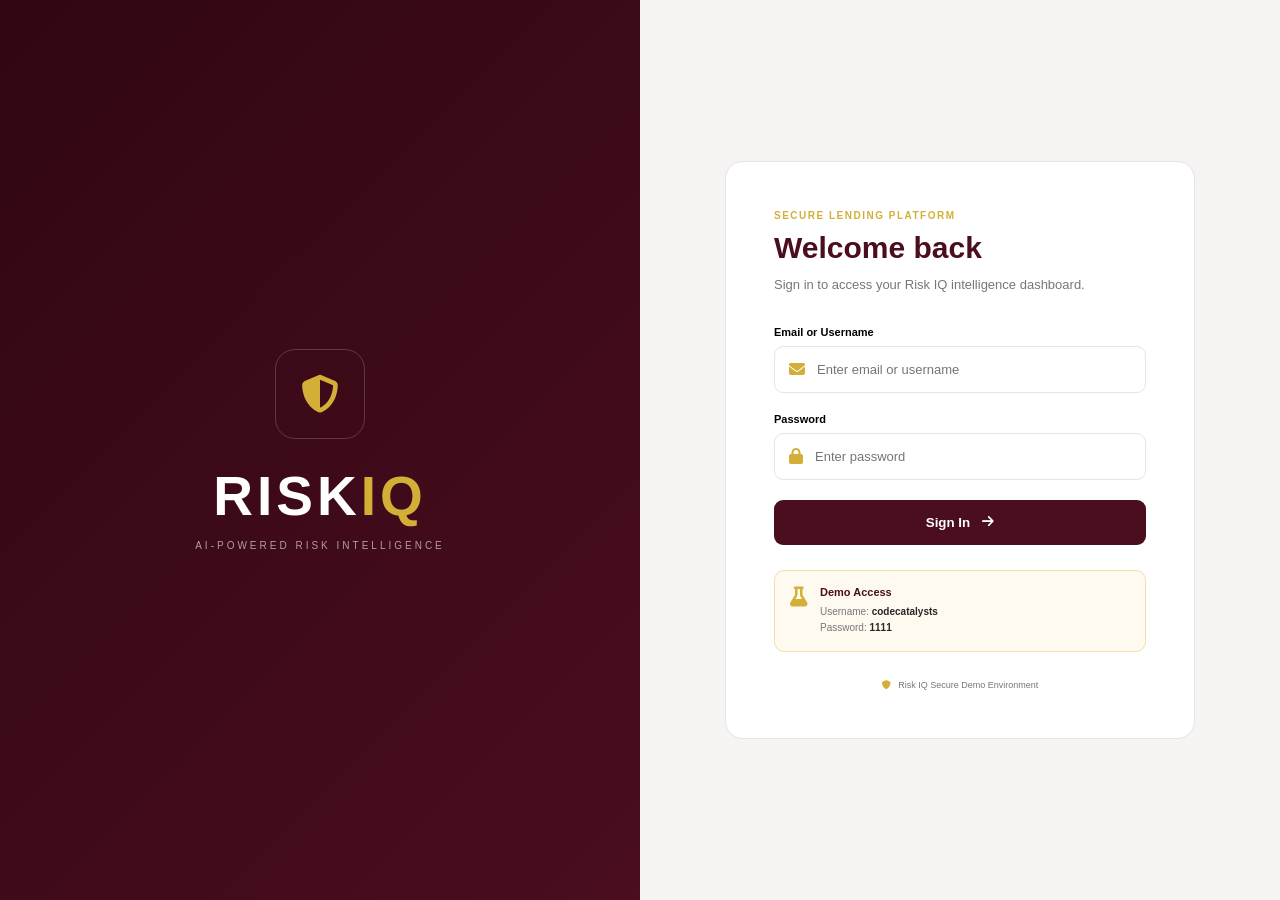
<file: index.html>
<!DOCTYPE html>
<html lang="en">
<head>
    <meta charset="UTF-8">
    <meta name="viewport" content="width=device-width, initial-scale=1.0">

    <title>RiskIQ | Dashboard</title>

    <link rel="stylesheet" href="dashboard.css">

    <link rel="stylesheet"
        href="https://cdnjs.cloudflare.com/ajax/libs/font-awesome/6.7.2/css/all.min.css">
</head>

<body>

<div class="app">

    <aside class="sidebar">

        <div class="brand">
            <div class="brand-icon">
                <i class="fa-solid fa-shield-halved"></i>
            </div>

            <div>
                <h1>RISK<span>IQ</span></h1>
                <p>AI RISK INTELLIGENCE</p>
            </div>
        </div>

        <nav>

            <a href="index.html" class="nav-item active">
                <i class="fa-solid fa-chart-pie"></i>
                <span>Dashboard</span>
            </a>

            <a href="loan-applications.html" class="nav-item">
                <i class="fa-solid fa-file-lines"></i>
                <span>Loan Applications</span>
            </a>

            <a href="risk-assessment.html" class="nav-item">
                <i class="fa-solid fa-shield-halved"></i>
                <span>Risk Assessment</span>
            </a>

            <a href="risk-rules.html" class="nav-item">
                <i class="fa-solid fa-sliders"></i>
                <span>Risk Rules</span>
            </a>

            <a href="monitoring.html" class="nav-item">
                <i class="fa-solid fa-tower-broadcast"></i>
                <span>Monitoring</span>
            </a>

        </nav>

        <button class="logout-btn" onclick="RiskIQStorage.logout()">
            <i class="fa-solid fa-right-from-bracket"></i>
            Logout
        </button>

    </aside>


    <main>

        <header>
            <div>
                <p class="eyebrow">RISK INTELLIGENCE PLATFORM</p>
                <h2>Dashboard Overview</h2>
            </div>

            <div class="user-info">
                <div class="avatar">CC</div>
                <div>
                    <strong>CodeCatalysts</strong>
                    <small>Demo Administrator</small>
                </div>
            </div>
        </header>


        <section class="content">

            <div class="welcome">
                <div>
                    <h1>Smarter lending starts with better decisions.</h1>
                    <p>
                        Monitor applications, assess borrower risk and identify
                        potential repayment problems early.
                    </p>
                </div>

                <a href="risk-assessment.html" class="primary-btn">
                    New Assessment
                    <i class="fa-solid fa-arrow-right"></i>
                </a>
            </div>


            <div class="kpi-grid">

                <div class="kpi-card">
                    <div class="kpi-icon">
                        <i class="fa-solid fa-file-lines"></i>
                    </div>
                    <p>Total Applications</p>
                    <h2 id="totalApplications">0</h2>
                </div>

                <div class="kpi-card">
                    <div class="kpi-icon green">
                        <i class="fa-solid fa-circle-check"></i>
                    </div>
                    <p>Approved</p>
                    <h2 id="approvedApplications">0</h2>
                </div>

                <div class="kpi-card">
                    <div class="kpi-icon red">
                        <i class="fa-solid fa-circle-xmark"></i>
                    </div>
                    <p>Declined</p>
                    <h2 id="declinedApplications">0</h2>
                </div>

                <div class="kpi-card">
                    <div class="kpi-icon gold">
                        <i class="fa-solid fa-triangle-exclamation"></i>
                    </div>
                    <p>High Risk</p>
                    <h2 id="highRiskApplications">0</h2>
                </div>

            </div>


            <div class="dashboard-grid">

                <div class="panel">

                    <div class="panel-header">
                        <div>
                            <h3>Recent Assessments</h3>
                            <p>Latest borrower risk assessments</p>
                        </div>

                        <a href="loan-applications.html">
                            View All
                        </a>
                    </div>

                    <div id="recentApplications" class="application-list">
                        <p class="empty">No assessments yet.</p>
                    </div>

                </div>


                <div class="panel intelligence">

                    <div class="intel-icon">
                        <i class="fa-solid fa-brain"></i>
                    </div>

                    <p class="eyebrow">RISK IQ ENGINE</p>

                    <h3>Explainable Risk Intelligence</h3>

                    <p>
                        RiskIQ evaluates affordability, debt behaviour,
                        repayment history, income stability and your
                        organisation's custom risk rules.
                    </p>

                    <a href="risk-rules.html">
                        Manage Risk Rules
                        <i class="fa-solid fa-arrow-right"></i>
                    </a>

                </div>

            </div>

        </section>

    </main>

</div>

<script src="storage.js"></script>
<script src="dashboard.js"></script>

</body>
</html>
</file>
<file: dashboard.css>
:root {
    --burgundy: #4A0E1E;
    --burgundy-light: #65162A;
    --gold: #D4AF37;
    --bg: #F7F7F5;
    --white: #FFFFFF;
    --text: #292526;
    --muted: #777;
    --border: #E8E3E4;
    --green: #2E7D5B;
    --red: #B84040;
}

* {
    box-sizing: border-box;
    margin: 0;
    padding: 0;
}

body {
    font-family: Arial, sans-serif;
    background: var(--bg);
    color: var(--text);
}

a {
    text-decoration: none;
}

/* SIDEBAR */

.sidebar {
    position: fixed;
    width: 260px;
    height: 100vh;
    background: var(--burgundy);
    padding: 30px 18px;
    display: flex;
    flex-direction: column;
}

.brand {
    display: flex;
    align-items: center;
    gap: 12px;
    padding: 0 12px 40px;
}

.brand-icon {
    width: 45px;
    height: 45px;
    background: var(--gold);
    color: var(--burgundy);
    display: grid;
    place-items: center;
    border-radius: 12px;
    font-size: 20px;
}

.brand h1 {
    color: white;
    font-size: 28px;
    letter-spacing: 2px;
}

.brand h1 span {
    color: var(--gold);
}

.brand p {
    color: #ffffff90;
    font-size: 8px;
    letter-spacing: 2px;
    margin-top: 3px;
}

nav {
    display: flex;
    flex-direction: column;
    gap: 7px;
}

.nav-item {
    padding: 14px;
    color: #ffffffaa;
    border-radius: 10px;
    font-size: 13px;
}

.nav-item i {
    width: 28px;
}

.nav-item:hover,
.nav-item.active {
    background: white;
    color: var(--burgundy);
}

.logout-btn {
    margin-top: auto;
    border: 1px solid #ffffff30;
    background: transparent;
    color: white;
    padding: 13px;
    border-radius: 9px;
    cursor: pointer;
}

.logout-btn i {
    margin-right: 10px;
}

/* MAIN */

main {
    margin-left: 260px;
    min-height: 100vh;
}

header {
    height: 90px;
    background: white;
    border-bottom: 1px solid var(--border);
    padding: 0 40px;
    display: flex;
    align-items: center;
    justify-content: space-between;
}

.eyebrow {
    color: var(--gold);
    font-size: 9px;
    font-weight: bold;
    letter-spacing: 1.5px;
}

header h2 {
    color: var(--burgundy);
    margin-top: 5px;
}

.user-info {
    display: flex;
    align-items: center;
    gap: 10px;
}

.avatar,
.small-avatar {
    background: var(--gold);
    color: var(--burgundy);
    display: grid;
    place-items: center;
    border-radius: 50%;
    font-weight: bold;
}

.avatar {
    width: 40px;
    height: 40px;
}

.user-info strong,
.user-info small {
    display: block;
}

.user-info strong {
    font-size: 12px;
}

.user-info small {
    font-size: 9px;
    color: var(--muted);
}

.content {
    padding: 40px;
}

.welcome {
    background: var(--burgundy);
    color: white;
    padding: 35px;
    border-radius: 15px;
    display: flex;
    justify-content: space-between;
    align-items: center;
    margin-bottom: 30px;
}

.welcome h1 {
    font-size: 26px;
}

.welcome p {
    color: #ffffffaa;
    font-size: 12px;
    margin-top: 10px;
    max-width: 650px;
}

.primary-btn {
    background: var(--gold);
    color: var(--burgundy);
    padding: 14px 18px;
    border-radius: 8px;
    font-weight: bold;
    font-size: 12px;
}

.primary-btn i {
    margin-left: 8px;
}

/* KPI */

.kpi-grid {
    display: grid;
    grid-template-columns: repeat(4, 1fr);
    gap: 18px;
    margin-bottom: 25px;
}

.kpi-card {
    background: white;
    padding: 22px;
    border: 1px solid var(--border);
    border-radius: 13px;
}

.kpi-icon {
    width: 38px;
    height: 38px;
    background: #f5e9ec;
    color: var(--burgundy);
    display: grid;
    place-items: center;
    border-radius: 10px;
    margin-bottom: 15px;
}

.kpi-icon.green {
    color: var(--green);
}

.kpi-icon.red {
    color: var(--red);
}

.kpi-icon.gold {
    color: var(--gold);
}

.kpi-card p {
    font-size: 10px;
    color: var(--muted);
}

.kpi-card h2 {
    color: var(--burgundy);
    margin-top: 8px;
    font-size: 28px;
}

/* PANELS */

.dashboard-grid {
    display: grid;
    grid-template-columns: 1.5fr 1fr;
    gap: 20px;
}

.panel {
    background: white;
    border: 1px solid var(--border);
    border-radius: 14px;
    padding: 23px;
}

.panel-header {
    display: flex;
    justify-content: space-between;
    margin-bottom: 18px;
}

.panel-header h3 {
    color: var(--burgundy);
}

.panel-header p {
    color: var(--muted);
    font-size: 10px;
    margin-top: 5px;
}

.panel-header a {
    color: var(--gold);
    font-size: 10px;
}

.application-row {
    display: flex;
    align-items: center;
    justify-content: space-between;
    padding: 14px 0;
    border-bottom: 1px solid var(--border);
}

.app-person {
    display: flex;
    align-items: center;
    gap: 10px;
}

.small-avatar {
    width: 32px;
    height: 32px;
}

.app-person strong,
.app-person small {
    display: block;
}

.app-person strong {
    font-size: 11px;
}

.app-person small {
    color: var(--muted);
    font-size: 9px;
}

.score {
    color: var(--burgundy);
    font-weight: bold;
    font-size: 11px;
}

.risk {
    font-size: 8px;
    padding: 6px 8px;
    border-radius: 20px;
}

.low-risk {
    background: #e8f5ee;
    color: var(--green);
}

.medium-risk {
    background: #fff6dd;
    color: #9b7000;
}

.high-risk {
    background: #fdeaea;
    color: var(--red);
}

.empty {
    text-align: center;
    padding: 35px;
    color: var(--muted);
    font-size: 11px;
}

.intelligence {
    background: var(--burgundy);
    color: white;
}

.intel-icon {
    width: 48px;
    height: 48px;
    background: #ffffff15;
    color: var(--gold);
    display: grid;
    place-items: center;
    border-radius: 12px;
    margin-bottom: 20px;
}

.intelligence h3 {
    margin: 8px 0;
}

.intelligence > p:not(.eyebrow) {
    color: #ffffffa8;
    font-size: 11px;
    line-height: 1.7;
}

.intelligence a {
    display: inline-block;
    margin-top: 20px;
    color: var(--gold);
    font-size: 11px;
}

@media(max-width: 900px) {

    .sidebar {
        width: 70px;
    }

    .brand div:last-child,
    .nav-item span,
    .logout-btn {
        display: none;
    }

    main {
        margin-left: 70px;
    }

    .kpi-grid,
    .dashboard-grid {
        grid-template-columns: 1fr 1fr;
    }

}

@media(max-width: 650px) {

    .kpi-grid,
    .dashboard-grid {
        grid-template-columns: 1fr;
    }

    .welcome {
        flex-direction: column;
        align-items: flex-start;
        gap: 20px;
    }

}
</file>
<file: login.css>
:root {
    --burgundy: #4A0E1E;
    --gold: #D4AF37;
    --white: #ffffff;
    --bg: #f6f4f3;
    --text: #292526;
    --muted: #777;
    --border: #e8e3e4;
    --green: #2E7D5B;
    --red: #B84040;
}

* {
    box-sizing: border-box;
    margin: 0;
    padding: 0;
}

body {
    font-family: Arial, sans-serif;
}

.login-page {
    min-height: 100vh;

    display: grid;
    grid-template-columns: 1fr 1fr;

    background: var(--bg);
}

.login-brand {

    background:
        linear-gradient(
            135deg,
            #310613,
            var(--burgundy)
        );

    color: white;

    display: flex;
    flex-direction: column;

    align-items: center;
    justify-content: center;

    padding: 50px;
}

.brand-logo {

    width: 90px;
    height: 90px;

    display: grid;
    place-items: center;

    border: 1px solid #ffffff30;

    border-radius: 20px;

    color: var(--gold);

    font-size: 38px;

    margin-bottom: 25px;
}

.login-brand h1 {

    font-size: 55px;

    letter-spacing: 4px;
}

.login-brand h1 span {
    color: var(--gold);
}

.login-brand p {

    margin-top: 12px;

    color: #ffffff99;

    font-size: 10px;

    letter-spacing: 3px;
}

.login-card {

    width: 100%;
    max-width: 470px;

    margin: auto;

    background: white;

    padding: 48px;

    border: 1px solid var(--border);

    border-radius: 18px;
}

.eyebrow {

    color: var(--gold);

    font-size: 10px;

    letter-spacing: 1.5px;

    font-weight: bold;
}

.login-heading h2 {

    color: var(--burgundy);

    font-size: 30px;

    margin: 10px 0;
}

.login-heading p:last-child {

    color: var(--muted);

    font-size: 13px;

    line-height: 1.6;

    margin-bottom: 30px;
}

.input-group {
    margin-bottom: 20px;
}

.input-group label {

    display: block;

    font-size: 11px;

    font-weight: bold;

    margin-bottom: 8px;
}

.login-input {

    display: flex;

    align-items: center;

    border: 1px solid var(--border);

    border-radius: 9px;

    padding: 0 14px;
}

.login-input i {
    color: var(--gold);
}

.login-input input {

    width: 100%;

    border: none;

    outline: none;

    padding: 15px 12px;

    font-size: 13px;
}

.login-button {

    width: 100%;

    border: none;

    background: var(--burgundy);

    color: white;

    padding: 15px;

    border-radius: 9px;

    cursor: pointer;

    font-weight: bold;

    display: flex;

    justify-content: center;

    gap: 12px;
}

.login-button:hover {
    background: #64152a;
}

.login-message {

    font-size: 11px;

    margin-bottom: 12px;
}

.login-message.success {
    color: var(--green);
}

.login-message.error {
    color: var(--red);
}

.demo-account {

    margin-top: 25px;

    padding: 15px;

    background: #fffaf0;

    border: 1px solid #f0dfad;

    border-radius: 10px;

    display: flex;

    gap: 12px;
}

.demo-account > div:first-child {

    color: var(--gold);

    font-size: 20px;
}

.demo-account strong {

    display: block;

    color: var(--burgundy);

    font-size: 11px;

    margin-bottom: 6px;
}

.demo-account p {

    font-size: 10px;

    color: var(--muted);

    line-height: 1.6;
}

.demo-account b {
    color: var(--text);
}

.login-footer {

    margin-top: 28px;

    text-align: center;

    color: var(--muted);

    font-size: 9px;
}

.login-footer i {

    color: var(--gold);

    margin-right: 5px;
}

@media(max-width: 800px) {

    .login-page {
        grid-template-columns: 1fr;
    }

    .login-brand {
        display: none;
    }

    .login-card {
        border: none;
        min-height: 100vh;
        border-radius: 0;
    }

}
</file>
<file: monitoring.css>
.live-status {
    background: #edf7f1;
    color: var(--green);
    padding: 9px 12px;
    border-radius: 20px;
    font-size: 10px;
}

.live-status span {
    width: 7px;
    height: 7px;
    background: var(--green);
    display: inline-block;
    border-radius: 50%;
    margin-right: 6px;
}

.monitor-intro {
    background: var(--burgundy);
    color: white;
    padding: 35px;
    border-radius: 15px;
    display: flex;
    justify-content: space-between;
    align-items: center;
    margin-bottom: 25px;
}

.monitor-intro h1 {
    font-size: 27px;
}

.monitor-intro p {
    color: #ffffffaa;
    font-size: 11px;
    margin-top: 10px;
}

.monitor-icon {
    width: 80px;
    height: 80px;
    background: #ffffff12;
    color: var(--gold);
    border-radius: 20px;
    display: grid;
    place-items: center;
    font-size: 30px;
}

.alert-stats {
    display: grid;
    grid-template-columns: repeat(3, 1fr);
    gap: 15px;
    margin-bottom: 25px;
}

.alert-stats > div {
    background: white;
    border: 1px solid var(--border);
    border-radius: 12px;
    padding: 20px;
}

.alert-stats i {
    color: var(--gold);
}

.alert-stats span,
.alert-stats strong {
    display: block;
}

.alert-stats span {
    color: var(--muted);
    font-size: 10px;
    margin-top: 10px;
}

.alert-stats strong {
    color: var(--burgundy);
    font-size: 25px;
    margin-top: 5px;
}

.alerts-panel {
    background: white;
    border: 1px solid var(--border);
    border-radius: 14px;
    padding: 22px;
}

.panel-heading {
    display: flex;
    justify-content: space-between;
    margin-bottom: 20px;
}

.panel-heading h3 {
    color: var(--burgundy);
}

.panel-heading p {
    color: var(--muted);
    font-size: 10px;
    margin-top: 4px;
}

.panel-heading > i {
    color: var(--gold);
}

.alert-card {
    display: flex;
    gap: 15px;
    padding: 18px;
    border: 1px solid var(--border);
    border-left: 4px solid var(--gold);
    border-radius: 10px;
    margin-bottom: 12px;
}

.alert-card.critical {
    border-left-color: var(--red);
}

.alert-icon {
    width: 40px;
    height: 40px;
    background: #f9eeee;
    color: var(--red);
    display: grid;
    place-items: center;
    border-radius: 10px;
}

.alert-content {
    flex: 1;
}

.alert-top {
    display: flex;
    justify-content: space-between;
    gap: 15px;
}

.alert-top h3 {
    color: var(--burgundy);
    font-size: 12px;
}

.alert-top p {
    color: var(--muted);
    font-size: 10px;
    margin-top: 5px;
    line-height: 1.5;
}

.alert-badge {
    font-size: 8px;
    color: var(--red);
    background: #fdeaea;
    padding: 5px 7px;
    height: fit-content;
    border-radius: 20px;
}

.borrower-info {
    display: flex;
    gap: 20px;
    margin-top: 12px;
}

.borrower-info span {
    font-size: 9px;
    color: var(--muted);
}

.borrower-info i {
    color: var(--gold);
    margin-right: 4px;
}

.no-alerts {
    text-align: center;
    padding: 50px;
}

.no-alerts i {
    color: var(--gold);
    font-size: 30px;
}

.no-alerts h3 {
    color: var(--burgundy);
    margin-top: 15px;
}

.no-alerts p {
    color: var(--muted);
    font-size: 10px;
    margin-top: 7px;
}

@media(max-width: 700px) {

    .alert-stats {
        grid-template-columns: 1fr;
    }

    .monitor-intro {
        flex-direction: column;
        align-items: flex-start;
        gap: 20px;
    }

}
</file>
<file: risk-assessment.css>
:root {
    --burgundy: #4A0E1E;
    --burgundy-dark: #300814;
    --gold: #D4AF37;
    --gold-light: #F7E7AE;

    --bg: #F6F6F5;
    --white: #FFFFFF;
    --text: #292526;
    --muted: #777777;
    --border: #E7E2E3;

    --green: #247A57;
    --green-bg: #EDF8F2;

    --orange: #B97813;
    --orange-bg: #FFF6E5;

    --red: #B84040;
    --red-bg: #FFF0F0;
}

* {
    box-sizing: border-box;
    margin: 0;
    padding: 0;
}

body {
    font-family: Arial, sans-serif;
    background: var(--bg);
    color: var(--text);
}

button,
input,
select {
    font-family: inherit;
}

button {
    cursor: pointer;
}

.app {
    min-height: 100vh;
}


/* SIDEBAR */

.sidebar {
    position: fixed;
    left: 0;
    top: 0;

    width: 250px;
    height: 100vh;

    background:
        linear-gradient(
            180deg,
            var(--burgundy),
            var(--burgundy-dark)
        );

    color: white;

    display: flex;
    flex-direction: column;

    padding: 28px 16px;

    z-index: 100;
}

.brand {
    display: flex;
    align-items: center;
    gap: 12px;

    padding: 5px 10px 38px;
}

.brand-icon {
    width: 45px;
    height: 45px;

    display: grid;
    place-items: center;

    border-radius: 12px;

    background: var(--gold);
    color: var(--burgundy);

    font-size: 20px;
}

.brand h1 {
    font-size: 25px;
    letter-spacing: 2px;
}

.brand h1 span {
    color: var(--gold);
}

.brand p {
    color: #ffffffa0;

    font-size: 7px;
    letter-spacing: 1.7px;

    margin-top: 4px;
}

.navigation {
    display: flex;
    flex-direction: column;
    gap: 7px;
}

.nav-item {
    color: #ffffffb8;

    padding: 13px 14px;

    border-radius: 10px;

    display: flex;
    align-items: center;
    gap: 13px;

    text-decoration: none;

    font-size: 12px;

    transition: .2s;
}

.nav-item i {
    width: 18px;
    text-align: center;
}

.nav-item:hover {
    background: #ffffff12;
    color: white;
}

.nav-item.active {
    background: white;
    color: var(--burgundy);

    font-weight: bold;
}

.sidebar-footer {
    margin-top: auto;
}

.user-box {
    display: flex;
    align-items: center;
    gap: 10px;

    border-top: 1px solid #ffffff1a;

    padding: 18px 8px;
}

.avatar {
    width: 36px;
    height: 36px;

    display: grid;
    place-items: center;

    border-radius: 50%;

    background: var(--gold);
    color: var(--burgundy);

    font-size: 11px;
    font-weight: bold;
}

.user-box strong,
.user-box small {
    display: block;
}

.user-box strong {
    font-size: 11px;
}

.user-box small {
    color: #ffffff80;
    font-size: 8px;
    margin-top: 3px;
}

.logout-btn {
    width: 100%;

    padding: 11px;

    border: 1px solid #ffffff25;
    border-radius: 8px;

    background: transparent;
    color: #ffffffb0;

    font-size: 11px;
}

.logout-btn:hover {
    background: #ffffff10;
    color: white;
}


/* MAIN */

.main {
    margin-left: 250px;
    min-height: 100vh;
}


/* TOPBAR */

.topbar {
    height: 80px;

    background: white;

    border-bottom: 1px solid var(--border);

    padding: 0 40px;

    display: flex;
    justify-content: space-between;
    align-items: center;
}

.breadcrumb {
    color: var(--muted);
    font-size: 9px;
}

.topbar h2 {
    color: var(--burgundy);
    font-size: 18px;

    margin-top: 5px;
}

.engine-status {
    display: flex;
    align-items: center;
    gap: 8px;

    background: var(--green-bg);
    color: var(--green);

    padding: 9px 13px;

    border-radius: 30px;

    font-size: 10px;
    font-weight: bold;
}

.status-dot {
    width: 7px;
    height: 7px;

    background: var(--green);
    border-radius: 50%;
}


/* CONTENT */

.content {
    max-width: 1250px;

    padding: 38px 40px 70px;

    margin: auto;
}

.page-intro {
    display: flex;
    justify-content: space-between;
    gap: 30px;

    margin-bottom: 30px;
}

.eyebrow {
    display: block;

    color: var(--gold);

    font-size: 9px;
    font-weight: bold;

    letter-spacing: 1.5px;
}

.page-intro h1 {
    color: var(--burgundy);

    font-size: 30px;

    margin: 8px 0;
}

.page-intro p {
    color: var(--muted);

    font-size: 11px;
    line-height: 1.7;

    max-width: 650px;
}

.score-guide {
    min-width: 260px;

    background: white;

    border: 1px solid var(--border);
    border-radius: 12px;

    padding: 16px 18px;
}

.score-guide strong {
    color: var(--burgundy);
    font-size: 11px;
}

.guide-items {
    display: flex;
    gap: 6px;

    margin-top: 12px;
}

.guide-items span {
    padding: 6px 8px;

    border-radius: 5px;

    font-size: 7px;
    font-weight: bold;
}

.low {
    color: var(--green);
    background: var(--green-bg);
}

.medium {
    color: var(--orange);
    background: var(--orange-bg);
}

.high {
    color: var(--red);
    background: var(--red-bg);
}


/* STEPS */

.steps {
    display: flex;
    align-items: center;

    margin-bottom: 28px;

    padding: 18px 25px;

    background: white;

    border: 1px solid var(--border);
    border-radius: 12px;
}

.step {
    display: flex;
    align-items: center;
    gap: 9px;

    color: #aaa;
}

.step span {
    width: 26px;
    height: 26px;

    display: grid;
    place-items: center;

    border-radius: 50%;

    background: #eeeeee;

    font-size: 10px;
    font-weight: bold;
}

.step p {
    font-size: 9px;
    white-space: nowrap;
}

.step.active {
    color: var(--burgundy);
}

.step.active span {
    background: var(--burgundy);
    color: white;
}

.step-line {
    height: 1px;

    flex: 1;

    background: var(--border);

    margin: 0 15px;
}


/* CARDS */

.card,
.result-card {
    background: white;

    border: 1px solid var(--border);
    border-radius: 13px;

    padding: 25px;

    margin-bottom: 18px;
}

.card-header {
    display: flex;
    align-items: center;
    gap: 13px;

    padding-bottom: 20px;

    border-bottom: 1px solid var(--border);

    margin-bottom: 22px;
}

.header-icon {
    width: 40px;
    height: 40px;

    display: grid;
    place-items: center;

    border-radius: 9px;

    background: #f9f1f3;
    color: var(--burgundy);
}

.card-header h3 {
    color: var(--burgundy);
    font-size: 14px;
}

.card-header p {
    color: var(--muted);
    font-size: 9px;

    margin-top: 4px;
}


/* FORM */

.form-grid {
    display: grid;

    grid-template-columns: repeat(3, 1fr);

    gap: 18px;
}

.form-group {
    display: flex;
    flex-direction: column;
    gap: 7px;
}

.form-group label {
    color: #555;
    font-size: 9px;
    font-weight: bold;
}

.form-group input,
.form-group select {
    width: 100%;

    height: 42px;

    padding: 0 12px;

    border: 1px solid var(--border);
    border-radius: 8px;

    outline: none;

    background: #fcfcfc;

    color: var(--text);

    font-size: 11px;
}

.form-group input:focus,
.form-group select:focus {
    border-color: var(--gold);

    box-shadow: 0 0 0 3px #d4af3718;
}


/* ACTION */

.action-area {
    display: flex;
    justify-content: space-between;
    align-items: center;
    gap: 25px;

    padding: 23px 25px;

    background: var(--burgundy);

    color: white;

    border-radius: 13px;

    margin-bottom: 25px;
}

.action-area strong {
    display: block;

    font-size: 12px;
}

.action-area strong i {
    color: var(--gold);
    margin-right: 7px;
}

.action-area p {
    color: #ffffffa8;

    font-size: 9px;

    margin-top: 6px;
}

.run-btn {
    flex-shrink: 0;

    border: none;
    border-radius: 8px;

    padding: 13px 19px;

    background: var(--gold);
    color: var(--burgundy);

    font-size: 10px;
    font-weight: bold;
}

.run-btn:hover {
    transform: translateY(-1px);
}


/* RESULT */

.hidden {
    display: none !important;
}

.result-title {
    display: flex;
    justify-content: space-between;
    align-items: center;

    padding-bottom: 20px;

    border-bottom: 1px solid var(--border);

    margin-bottom: 20px;
}

.result-title h2 {
    color: var(--burgundy);
    font-size: 18px;

    margin-top: 5px;
}

.verification-badge,
.engine-label {
    padding: 8px 12px;

    border-radius: 20px;

    font-size: 8px;
    font-weight: bold;
}

.verification-badge {
    background: #eee;
}

.engine-label {
    background: #f9f1f3;
    color: var(--burgundy);
}


/* VERIFICATION */

.verification-message {
    padding: 18px;

    border-radius: 9px;

    font-size: 11px;
    line-height: 1.6;
}

.verified {
    background: var(--green-bg);
    color: var(--green);

    border: 1px solid #ccebdc;
}

.unverified {
    background: var(--orange-bg);
    color: var(--orange);

    border: 1px solid #f0d9aa;
}

.verification-details {
    margin-top: 15px;
}

.verification-details div {
    display: flex;
    justify-content: space-between;

    padding: 10px 0;

    border-bottom: 1px solid var(--border);

    font-size: 10px;
}

.verification-details span {
    color: var(--muted);
}

.verification-actions {
    margin-top: 18px;
}

.review-data-btn {
    border: none;

    padding: 11px 16px;

    background: var(--burgundy);
    color: white;

    border-radius: 7px;

    font-size: 10px;
}


/* RISK RESULT */

.risk-result-grid {
    display: grid;

    grid-template-columns: 280px 1fr;

    gap: 20px;
}

.score-panel {
    text-align: center;

    padding: 25px;

    border: 1px solid var(--border);
    border-radius: 12px;
}

.score-panel > p {
    color: var(--muted);

    font-size: 9px;
    font-weight: bold;

    letter-spacing: 1px;
}

.score-circle {
    width: 160px;
    height: 160px;

    margin: 18px auto;

    border: 9px solid var(--gold);
    border-radius: 50%;

    display: flex;
    flex-direction: column;
    justify-content: center;
    align-items: center;
}

.score-circle strong {
    color: var(--burgundy);
    font-size: 48px;
}

.score-circle span {
    color: var(--muted);
    font-size: 10px;
}

.risk-level {
    padding: 9px;

    border-radius: 7px;

    font-size: 10px;
    font-weight: bold;
}

.reasoning-panel {
    padding: 22px;

    background: #fafafa;

    border-radius: 12px;
}

.reasoning-panel h3 {
    color: var(--burgundy);
    font-size: 14px;
}

.reasoning-panel h3 i {
    color: var(--gold);
    margin-right: 7px;
}

.reasoning-panel > p {
    color: var(--muted);

    font-size: 10px;
    line-height: 1.6;

    margin: 8px 0 16px;
}

.reasoning-item {
    display: flex;
    align-items: flex-start;
    gap: 10px;

    background: white;

    border: 1px solid var(--border);
    border-radius: 8px;

    padding: 12px;

    margin-bottom: 9px;
}

.reasoning-item i {
    color: var(--gold);
    margin-top: 2px;
}

.reasoning-item strong {
    display: block;

    color: var(--burgundy);

    font-size: 10px;
}

.reasoning-item p {
    color: var(--muted);

    font-size: 9px;

    margin-top: 4px;

    line-height: 1.5;
}


/* HUMAN REVIEW */

.human-review {
    display: flex;
    justify-content: space-between;
    align-items: center;
    gap: 25px;

    margin-top: 25px;

    padding: 22px;

    background: #f8f5f6;

    border-radius: 11px;
}

.human-review h3 {
    color: var(--burgundy);

    font-size: 14px;

    margin: 6px 0;
}

.human-review p {
    color: var(--muted);

    font-size: 9px;

    max-width: 500px;

    line-height: 1.6;
}

.decision-buttons {
    display: flex;
    gap: 8px;
}

.decision {
    border: none;

    padding: 11px 15px;

    border-radius: 7px;

    font-size: 9px;
    font-weight: bold;
}

.approve {
    background: var(--green-bg);
    color: var(--green);
}

.review {
    background: var(--orange-bg);
    color: var(--orange);
}

.decline {
    background: var(--red-bg);
    color: var(--red);
}


/* RESPONSIVE */

@media (max-width: 1050px) {

    .form-grid {
        grid-template-columns: repeat(2, 1fr);
    }

    .page-intro {
        flex-direction: column;
    }

    .score-guide {
        width: 100%;
    }

}

@media (max-width: 800px) {

    .sidebar {
        width: 70px;
        padding: 20px 8px;
    }

    .brand-text,
    .nav-item span,
    .user-box div:not(.avatar),
    .logout-btn {
        display: none;
    }

    .brand {
        justify-content: center;
    }

    .nav-item {
        justify-content: center;
    }

    .main {
        margin-left: 70px;
    }

    .content {
        padding: 25px 20px;
    }

    .risk-result-grid {
        grid-template-columns: 1fr;
    }

}

@media (max-width: 600px) {

    .topbar {
        padding: 0 20px;
    }

    .engine-status {
        display: none;
    }

    .form-grid {
        grid-template-columns: 1fr;
    }

    .steps {
        overflow-x: auto;
    }

    .step-line {
        min-width: 20px;
    }

    .action-area,
    .human-review {
        flex-direction: column;
        align-items: flex-start;
    }

    .decision-buttons {
        flex-wrap: wrap;
    }

}
</file>
